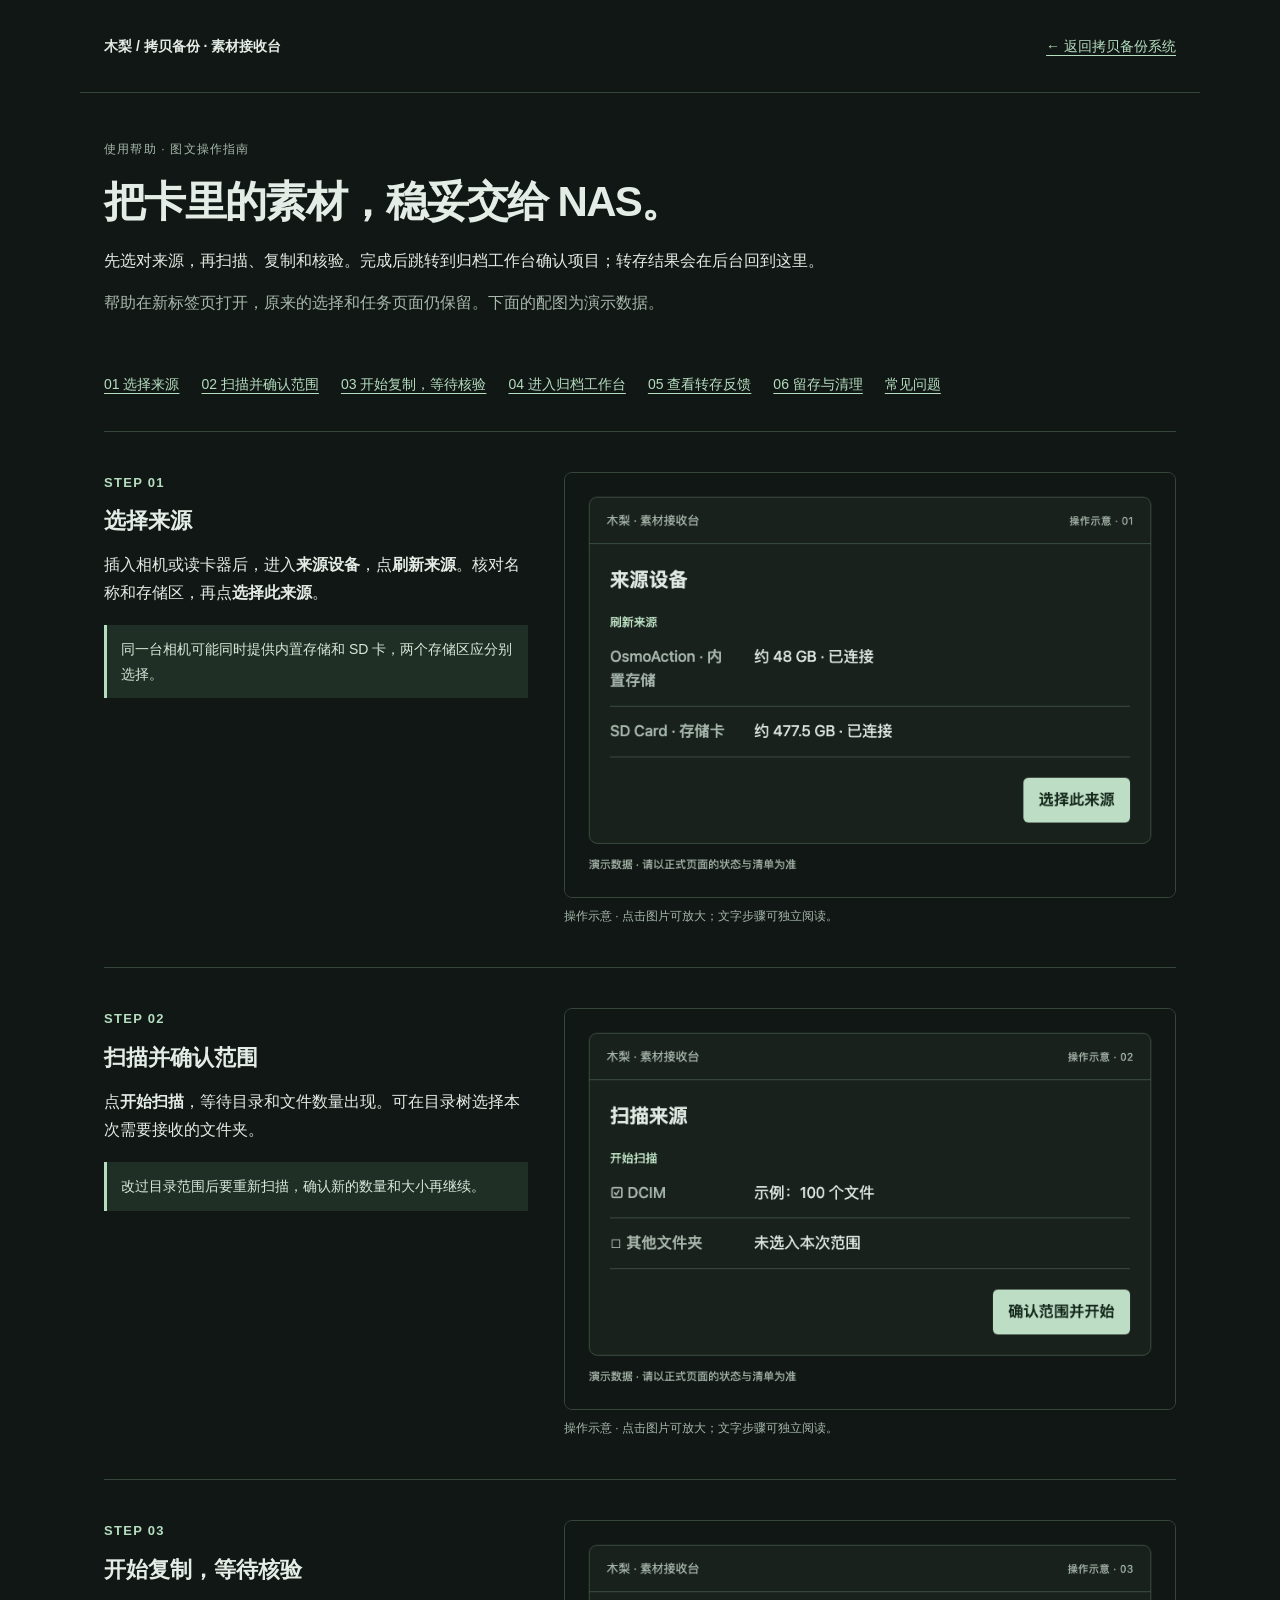
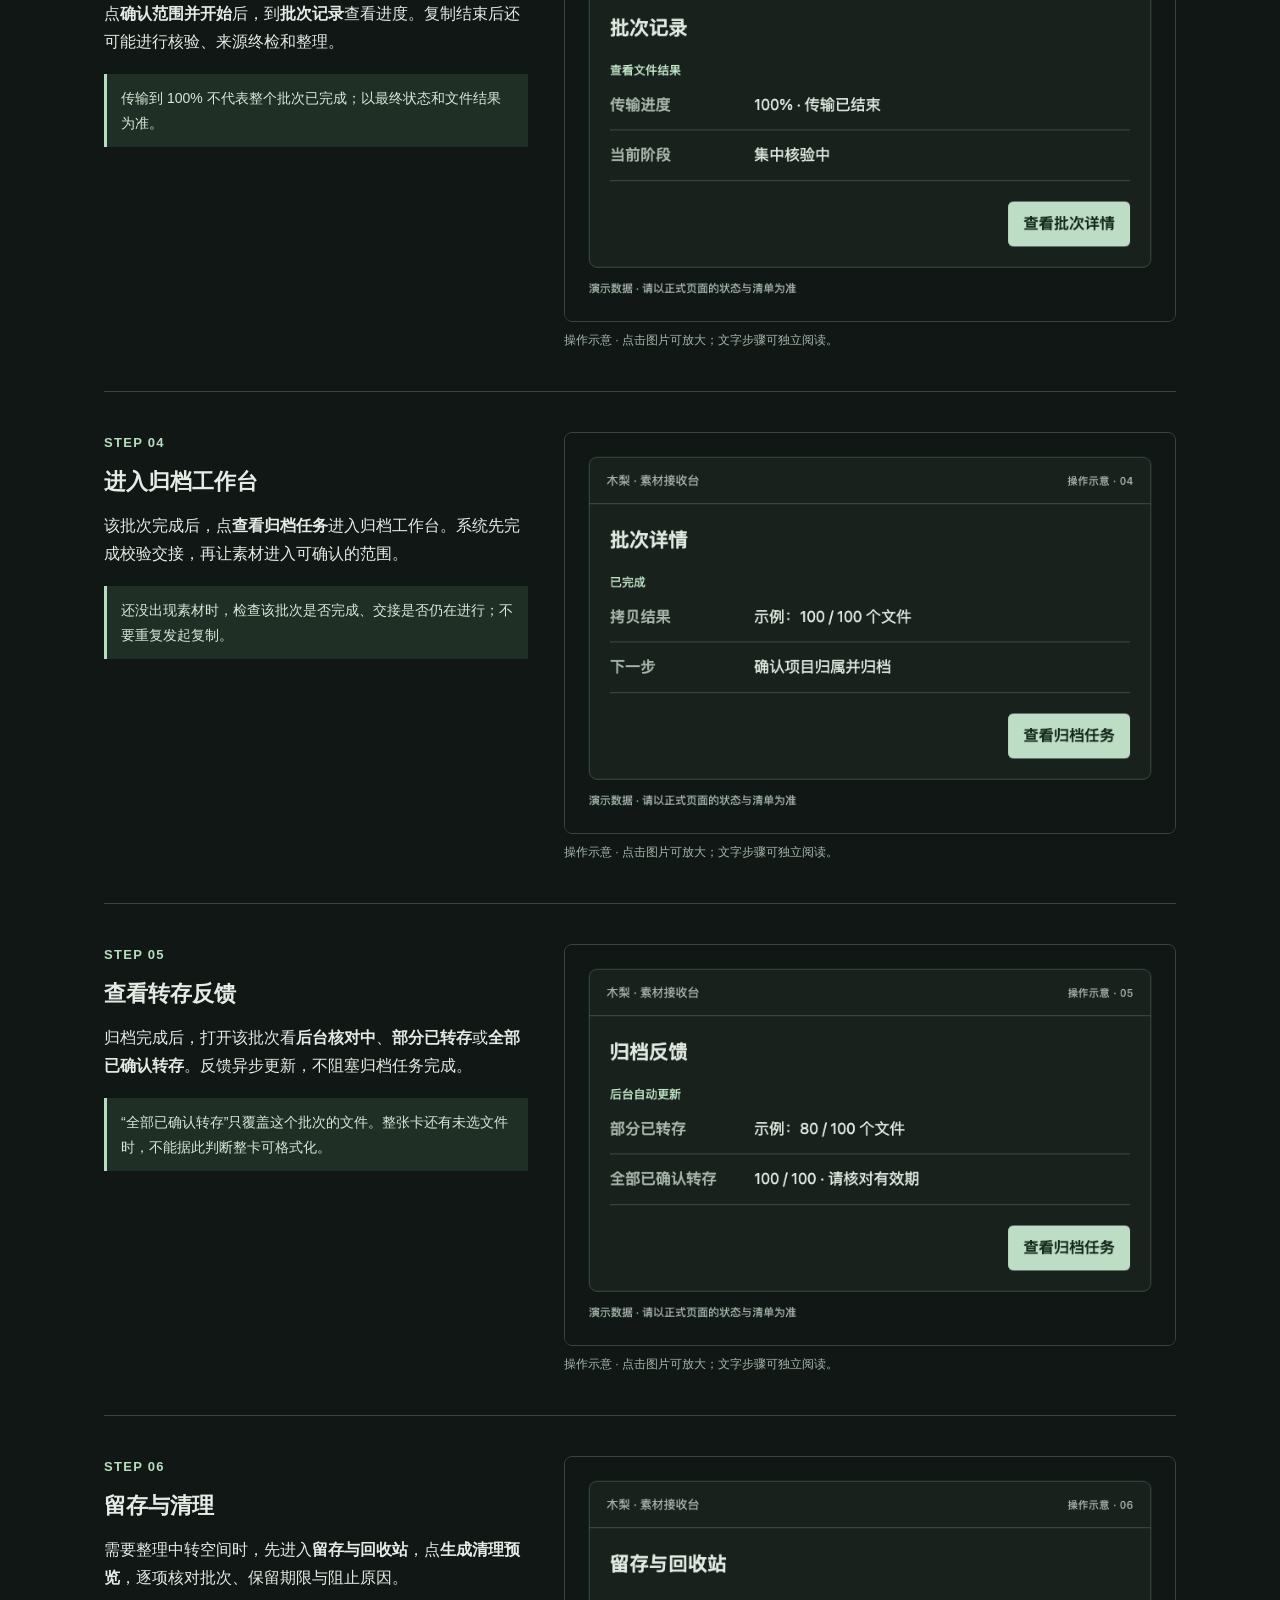
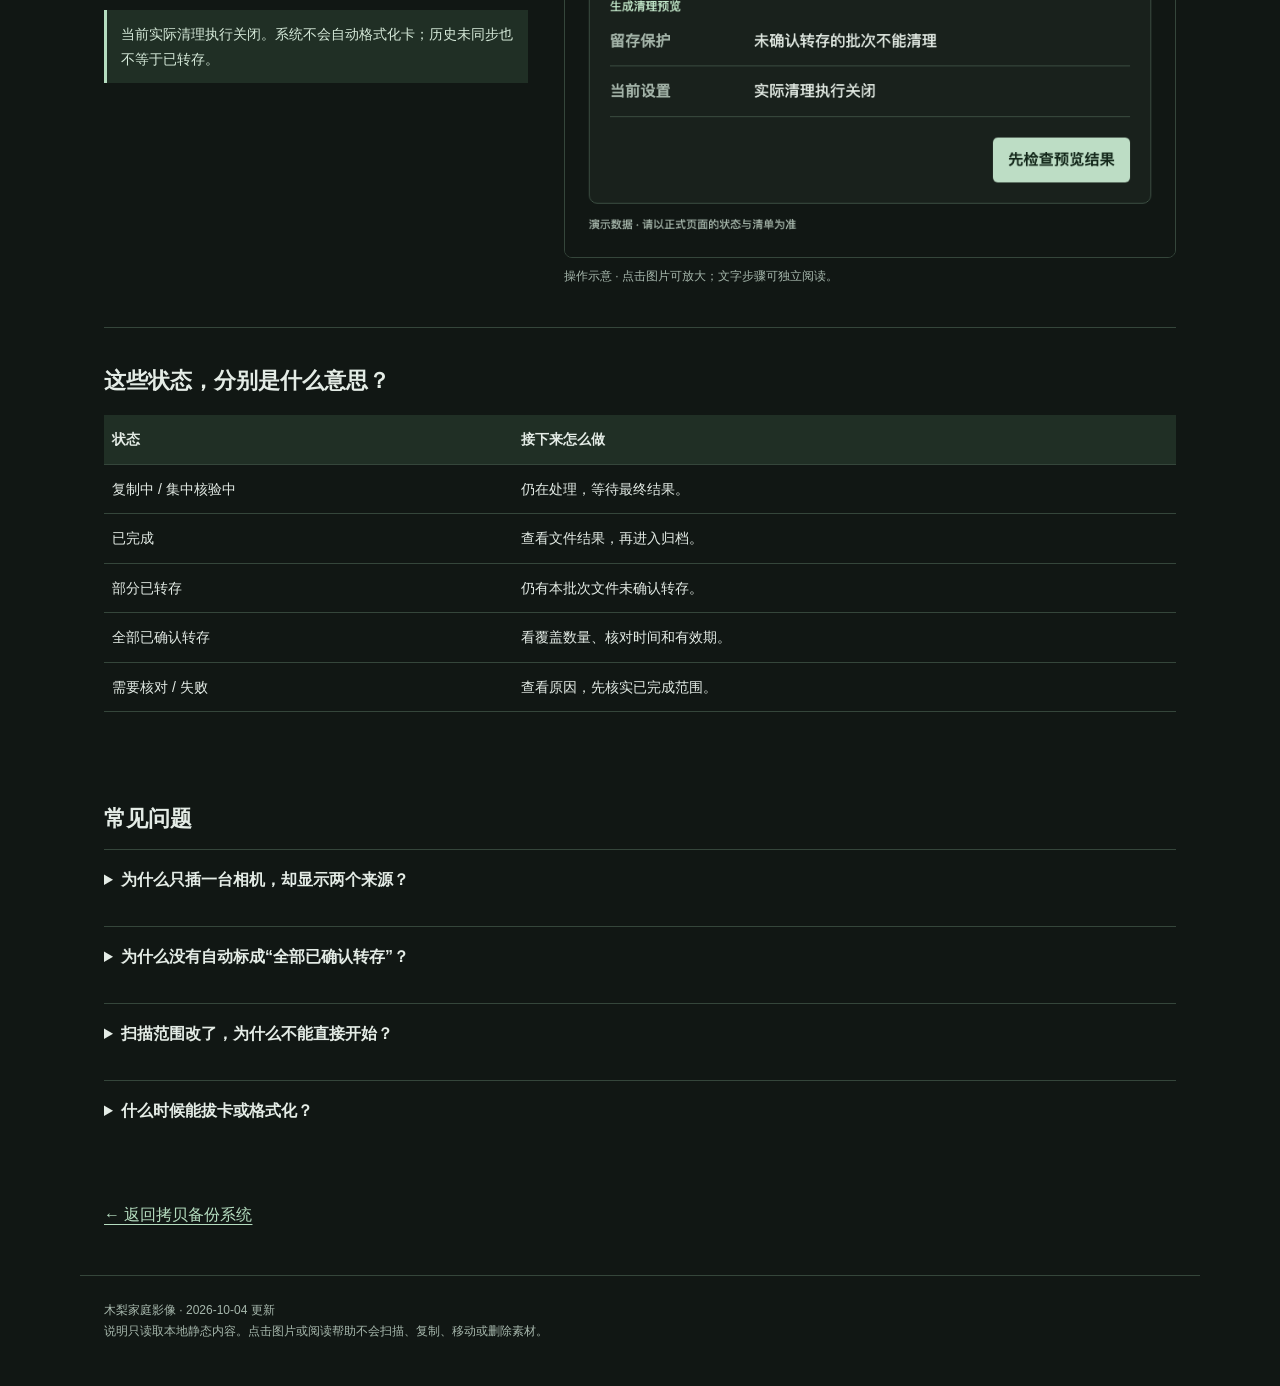
<file: src/muli_ingest/web/help/index.html>
<!doctype html><html lang="zh-CN"><head><meta charset="utf-8"><meta name="viewport" content="width=device-width,initial-scale=1"><meta name="color-scheme" content="dark"><title>拷贝备份 · 素材接收台｜使用帮助</title><link rel="stylesheet" href="help.css"></head><body class="dark"><a class="skip" href="#content">跳到使用步骤</a><header><strong>木梨 / 拷贝备份 · 素材接收台</strong><a class="back" href="/">← 返回拷贝备份系统</a></header><main id="content"><div class="intro"><p class="eyebrow">使用帮助 · 图文操作指南</p><h1>把卡里的素材，稳妥交给 NAS。</h1><p>先选对来源，再扫描、复制和核验。完成后跳转到归档工作台确认项目；转存结果会在后台回到这里。</p><p class="muted">帮助在新标签页打开，原来的选择和任务页面仍保留。下面的配图为演示数据。</p></div><nav aria-label="使用步骤目录"><a href="#step-1">01 选择来源</a><a href="#step-2">02 扫描并确认范围</a><a href="#step-3">03 开始复制，等待核验</a><a href="#step-4">04 进入归档工作台</a><a href="#step-5">05 查看转存反馈</a><a href="#step-6">06 留存与清理</a><a href="#faq">常见问题</a></nav><section class="step" id="step-1"><div><p class="num">STEP 01</p><h2>选择来源</h2><p>插入相机或读卡器后，进入<strong>来源设备</strong>，点<strong>刷新来源</strong>。核对名称和存储区，再点<strong>选择此来源</strong>。</p><p class="tip">同一台相机可能同时提供内置存储和 SD 卡，两个存储区应分别选择。</p></div><figure><a href="step-1.png" target="_blank" rel="noopener" aria-label="放大第 1 步操作示意（新标签页）"><img src="step-1.png" width="720" height="501" loading="lazy" alt="操作示意：来源设备，选择此来源。演示数据，非真实处理结果。"></a><figcaption>操作示意 · 点击图片可放大；文字步骤可独立阅读。</figcaption></figure></section><section class="step" id="step-2"><div><p class="num">STEP 02</p><h2>扫描并确认范围</h2><p>点<strong>开始扫描</strong>，等待目录和文件数量出现。可在目录树选择本次需要接收的文件夹。</p><p class="tip">改过目录范围后要重新扫描，确认新的数量和大小再继续。</p></div><figure><a href="step-2.png" target="_blank" rel="noopener" aria-label="放大第 2 步操作示意（新标签页）"><img src="step-2.png" width="720" height="472" loading="lazy" alt="操作示意：扫描来源，确认范围并开始。演示数据，非真实处理结果。"></a><figcaption>操作示意 · 点击图片可放大；文字步骤可独立阅读。</figcaption></figure></section><section class="step" id="step-3"><div><p class="num">STEP 03</p><h2>开始复制，等待核验</h2><p>点<strong>确认范围并开始</strong>后，到<strong>批次记录</strong>查看进度。复制结束后还可能进行核验、来源终检和整理。</p><p class="tip">传输到 100% 不代表整个批次已完成；以最终状态和文件结果为准。</p></div><figure><a href="step-3.png" target="_blank" rel="noopener" aria-label="放大第 3 步操作示意（新标签页）"><img src="step-3.png" width="720" height="472" loading="lazy" alt="操作示意：批次记录，查看批次详情。演示数据，非真实处理结果。"></a><figcaption>操作示意 · 点击图片可放大；文字步骤可独立阅读。</figcaption></figure></section><section class="step" id="step-4"><div><p class="num">STEP 04</p><h2>进入归档工作台</h2><p>该批次完成后，点<strong>查看归档任务</strong>进入归档工作台。系统先完成校验交接，再让素材进入可确认的范围。</p><p class="tip">还没出现素材时，检查该批次是否完成、交接是否仍在进行；不要重复发起复制。</p></div><figure><a href="step-4.png" target="_blank" rel="noopener" aria-label="放大第 4 步操作示意（新标签页）"><img src="step-4.png" width="720" height="472" loading="lazy" alt="操作示意：批次详情，查看归档任务。演示数据，非真实处理结果。"></a><figcaption>操作示意 · 点击图片可放大；文字步骤可独立阅读。</figcaption></figure></section><section class="step" id="step-5"><div><p class="num">STEP 05</p><h2>查看转存反馈</h2><p>归档完成后，打开该批次看<strong>后台核对中</strong>、<strong>部分已转存</strong>或<strong>全部已确认转存</strong>。反馈异步更新，不阻塞归档任务完成。</p><p class="tip">“全部已确认转存”只覆盖这个批次的文件。整张卡还有未选文件时，不能据此判断整卡可格式化。</p></div><figure><a href="step-5.png" target="_blank" rel="noopener" aria-label="放大第 5 步操作示意（新标签页）"><img src="step-5.png" width="720" height="472" loading="lazy" alt="操作示意：归档反馈，查看归档任务。演示数据，非真实处理结果。"></a><figcaption>操作示意 · 点击图片可放大；文字步骤可独立阅读。</figcaption></figure></section><section class="step" id="step-6"><div><p class="num">STEP 06</p><h2>留存与清理</h2><p>需要整理中转空间时，先进入<strong>留存与回收站</strong>，点<strong>生成清理预览</strong>，逐项核对批次、保留期限与阻止原因。</p><p class="tip">当前实际清理执行关闭。系统不会自动格式化卡；历史未同步也不等于已转存。</p></div><figure><a href="step-6.png" target="_blank" rel="noopener" aria-label="放大第 6 步操作示意（新标签页）"><img src="step-6.png" width="720" height="472" loading="lazy" alt="操作示意：留存与回收站，先检查预览结果。演示数据，非真实处理结果。"></a><figcaption>操作示意 · 点击图片可放大；文字步骤可独立阅读。</figcaption></figure></section><section class="faq" aria-labelledby="status-heading"><h2 id="status-heading">这些状态，分别是什么意思？</h2><table class="status-table"><thead><tr><th scope="col">状态</th><th scope="col">接下来怎么做</th></tr></thead><tbody><tr><td>复制中 / 集中核验中</td><td>仍在处理，等待最终结果。</td></tr><tr><td>已完成</td><td>查看文件结果，再进入归档。</td></tr><tr><td>部分已转存</td><td>仍有本批次文件未确认转存。</td></tr><tr><td>全部已确认转存</td><td>看覆盖数量、核对时间和有效期。</td></tr><tr><td>需要核对 / 失败</td><td>查看原因，先核实已完成范围。</td></tr></tbody></table></section><section class="faq" id="faq"><h2>常见问题</h2><details><summary>为什么只插一台相机，却显示两个来源？</summary><p>内置存储和 SD 卡是两个独立存储区。核对名称、容量后分别选择。同一个存储区应该只显示一次；若数量不符，可刷新来源并核对名称。</p></details><details><summary>为什么没有自动标成“全部已确认转存”？</summary><p>只归档了部分文件时显示“部分已转存”。后台反馈还在核对、已失效或有异常时不会标整批完成；历史任务不会自动补回。</p></details><details><summary>扫描范围改了，为什么不能直接开始？</summary><p>原来的扫描清单已经不适用于新范围。重新扫描后再点“确认范围并开始”。</p></details><details><summary>什么时候能拔卡或格式化？</summary><p>先等当前复制、核验和来源终检结束。格式化前还需核对整张卡是否有未接收文件，以及所需副本是否齐全；单个批次已转存不是整卡授权。</p></details></section><p><a class="back" href="/">← 返回拷贝备份系统</a></p></main><footer>木梨家庭影像 · 2026-10-04 更新<br>说明只读取本地静态内容。点击图片或阅读帮助不会扫描、复制、移动或删除素材。</footer></body></html>
</file>
<file: src/muli_ingest/web/help/help.css>
:root{font-family:-apple-system,BlinkMacSystemFont,"PingFang SC",sans-serif;color:#24352e;background:#f4f6f2;line-height:1.75;--muted:#576b60;--line:#d9e1d9;--accent:#225c42;--paper:#fff;--tint:#e9f1e9}
*{box-sizing:border-box}body{margin:0}a{color:var(--accent);text-underline-offset:4px}a:focus-visible,summary:focus-visible{outline:3px solid var(--accent);outline-offset:4px}header,main,footer{max-width:1120px;margin:auto;padding:24px}header{display:flex;gap:16px;justify-content:space-between;align-items:center;border-bottom:1px solid var(--line);font-size:14px}.back{display:inline-flex;align-items:center;min-height:44px;white-space:nowrap}h1{font-size:clamp(28px,4vw,42px);letter-spacing:-.04em;line-height:1.35;margin:12px 0 16px}h2{line-height:1.5;font-size:22px;margin:0 0 14px}p{margin:0 0 14px}h3{font-size:18px}small,.muted{color:var(--muted)}.intro{max-width:760px;margin:22px 0 30px}.eyebrow{font-size:12px;letter-spacing:.1em;color:var(--muted)}nav{padding:16px 0 24px;display:flex;flex-wrap:wrap;gap:6px 22px;border-bottom:1px solid var(--line)}nav a{display:inline-flex;align-items:center;min-height:44px;font-size:14px}section{scroll-margin-top:20px}.step{display:grid;grid-template-columns:minmax(0,.9fr) minmax(0,1.3fr);gap:36px;padding:40px 0;border-bottom:1px solid var(--line)}.num{font-size:13px;color:var(--accent);font-weight:700;letter-spacing:.1em;margin:0 0 10px}.tip{padding:12px 14px;border-left:3px solid var(--accent);background:var(--tint);font-size:14px;margin-top:18px}figure{margin:0;min-width:0}figure a{display:block;line-height:0;border-radius:8px;overflow:hidden;border:1px solid var(--line)}img{display:block;width:100%;height:auto}figcaption{font-size:12px;color:var(--muted);padding-top:8px}strong{font-weight:650}details{border-top:1px solid var(--line);padding:16px 0}summary{font-weight:650;cursor:pointer;min-height:44px}details p{margin-top:12px}footer{font-size:12px;color:var(--muted);border-top:1px solid var(--line);padding-bottom:44px}.faq{padding:36px 0}.status-table{width:100%;border-collapse:collapse;font-size:14px;margin:18px 0}td,th{padding:12px 8px;text-align:left;border-bottom:1px solid var(--line);vertical-align:top}th{background:var(--tint)}.dark{color:#e4ece6;background:#111714;--muted:#a7b8ad;--line:#35463b;--accent:#b5ddc0;--paper:#19211c;--tint:#202f25}.dark .tip{color:#d5e9d9}.skip{position:absolute;left:16px;top:-100px}.skip:focus{top:4px;background:var(--paper);padding:12px;z-index:2}
@media(max-width:700px){header,main,footer{padding:16px}.step{grid-template-columns:1fr;gap:16px;padding:28px 0}.intro{margin-top:18px}nav{gap:0 18px}h2{font-size:21px}.status-table{font-size:13px}td,th{padding:10px 6px}header{font-size:12px}header .back{font-size:13px}}
</file>
